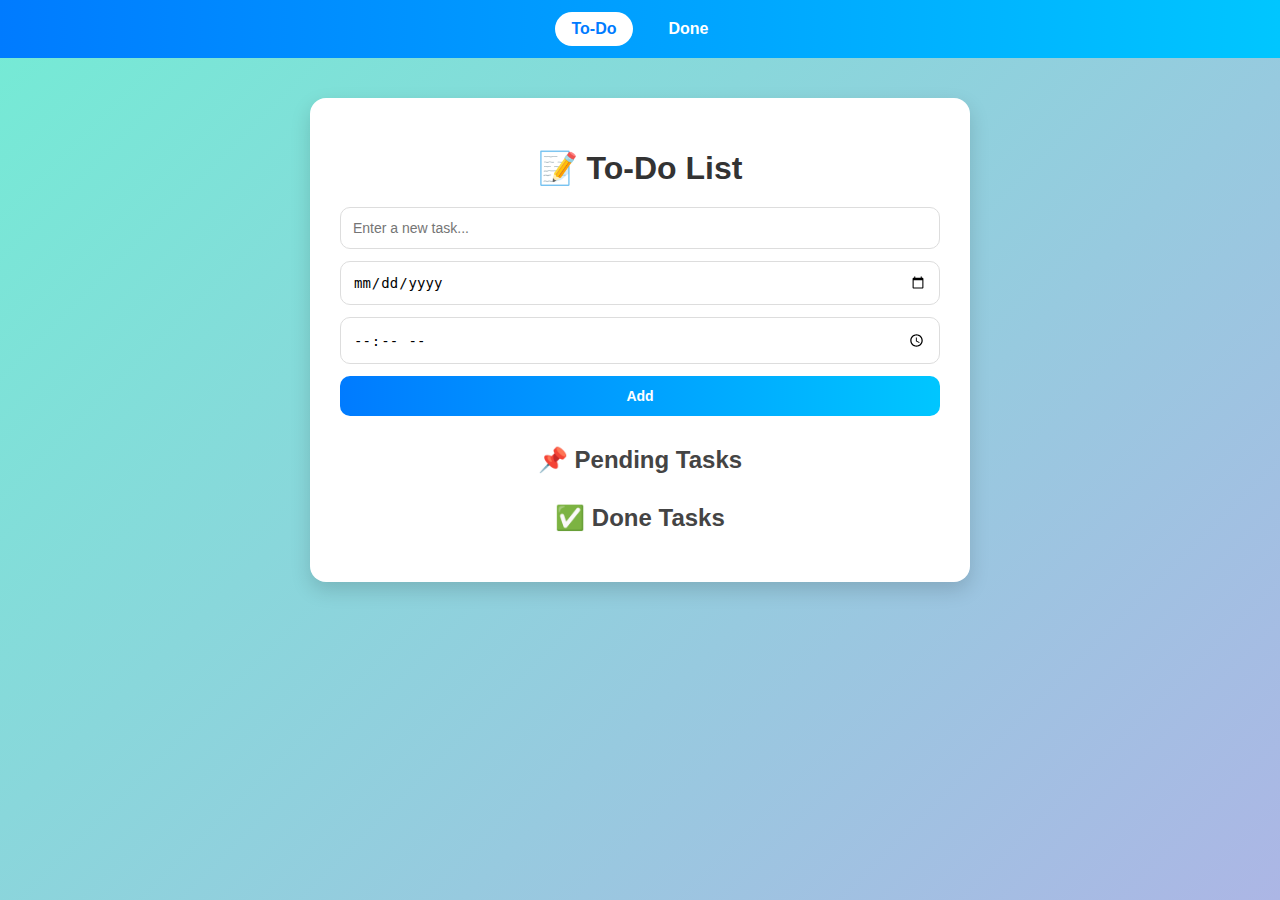
<file: index.html>
<!DOCTYPE html>
<html lang="en">

<head>
    <meta charset="UTF-8">
    <title>To-Do Website with Deadlines</title>
    <link rel="stylesheet" href="style.css">
</head>

<body>
    <!-- Navbar -->
    <nav class="navbar">
        <a href="index.html" class="active">To-Do</a>
        <a href="done.html">Done</a>
    </nav>

    <div class="container">
        <h1>📝 To-Do List</h1>

        <!-- Input box with deadline -->
        <div class="input-box">
            <input type="text" id="taskInput" placeholder="Enter a new task...">
            <input type="date" id="taskDate">
            <input type="time" id="taskTime">
            <button onclick="addTask()">Add</button>
        </div>

        <!-- To-Do Tasks -->
        <h2>📌 Pending Tasks</h2>
        <ul id="taskList"></ul>

        <!-- Done Tasks -->
        <h2>✅ Done Tasks</h2>
        <ul id="doneList"></ul>
    </div>

    <script src="script.js"></script>
</body>

</html>
</file>
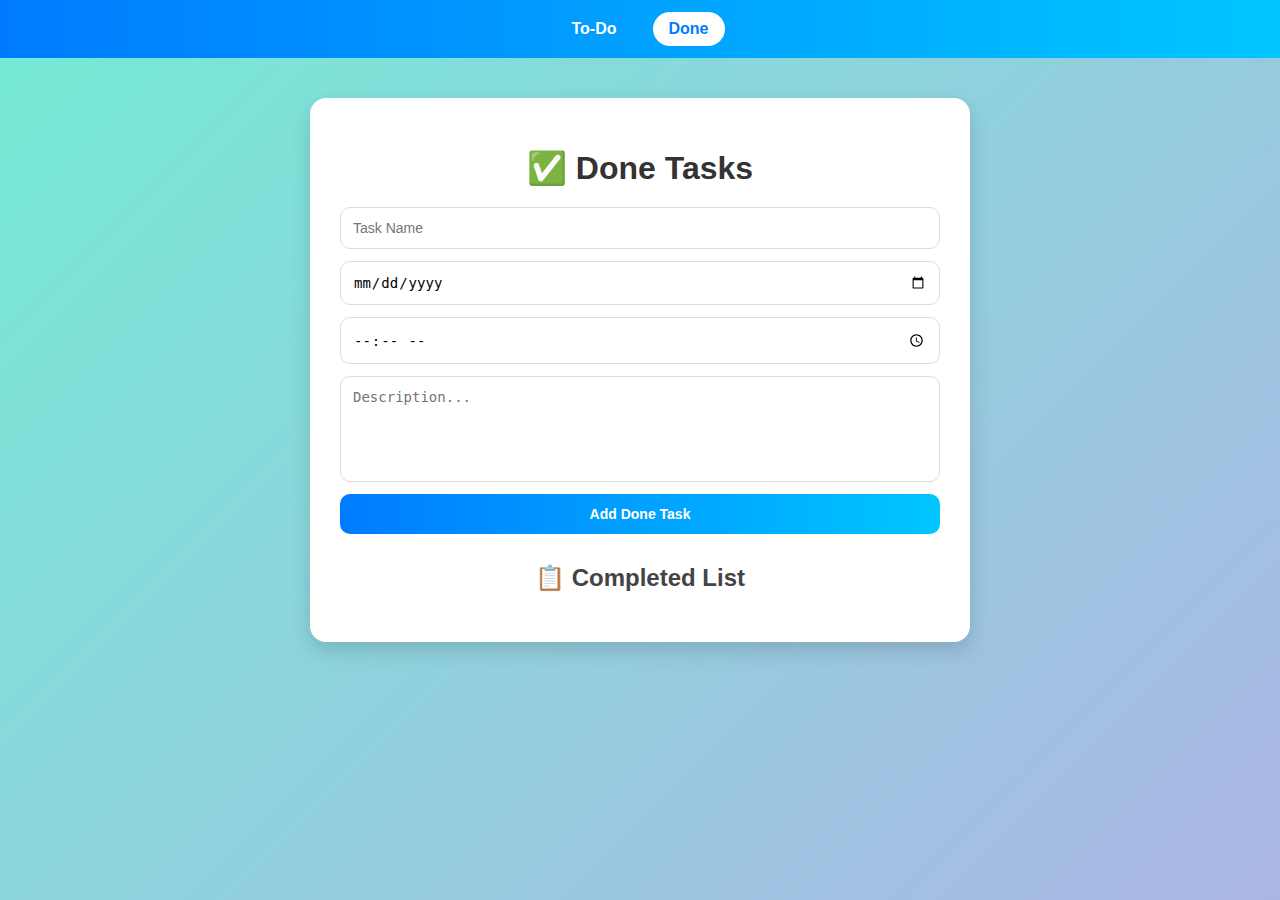
<file: done.html>
<!DOCTYPE html>
<html lang="en">

<head>
    <meta charset="UTF-8">
    <title>Done Tasks</title>
    <link rel="stylesheet" href="style.css">
</head>

<body>
    <!-- Navbar -->
    <nav class="navbar">
        <a href="index.html">To-Do</a>
        <a href="done.html" class="active">Done</a>
    </nav>

    <div class="container">
        <h1>✅ Done Tasks</h1>

        <!-- Form to add detailed done task -->
        <div class="done-form">
            <input type="text" id="doneName" placeholder="Task Name">
            <input type="date" id="doneDate">
            <input type="time" id="doneTime">
            <textarea id="doneDesc" placeholder="Description..."></textarea>
            <button onclick="addDoneTask()">Add Done Task</button>
        </div>

        <!-- List of completed tasks -->
        <h2>📋 Completed List</h2>
        <ul id="doneList"></ul>
    </div>

    <script src="done.js"></script>
</body>

</html>
</file>
<file: style.css>
/* General */

body {
    font-family: "Poppins", sans-serif;
    background: linear-gradient(135deg, #74ebd5 0%, #ACB6E5 100%);
    margin: 0;
    padding: 0;
    display: flex;
    flex-direction: column;
    min-height: 100vh;
}


/* Navbar */

.navbar {
    display: flex;
    background: linear-gradient(90deg, #007bff, #00c6ff);
    padding: 12px;
    justify-content: center;
    gap: 20px;
    position: sticky;
    top: 0;
    z-index: 10;
}

.navbar a {
    color: white;
    font-weight: 600;
    padding: 8px 16px;
    text-decoration: none;
    border-radius: 20px;
    transition: all 0.3s ease;
}

.navbar a:hover {
    background: rgba(255, 255, 255, 0.2);
}

.navbar a.active {
    background: white;
    color: #007bff;
}


/* Container Card */

.container {
    background: white;
    margin: 40px auto;
    padding: 30px;
    border-radius: 16px;
    box-shadow: 0 8px 20px rgba(0, 0, 0, 0.15);
    width: 90%;
    max-width: 600px;
    text-align: center;
    animation: fadeIn 0.6s ease-in-out;
}


/* Headings */

h1 {
    margin-bottom: 20px;
    color: #333;
}

h2 {
    margin-top: 30px;
    color: #444;
}


/* Input sections */

.input-box,
.done-form {
    display: flex;
    flex-direction: column;
    gap: 12px;
    margin-bottom: 20px;
}

input,
textarea {
    padding: 12px;
    border: 1px solid #ddd;
    border-radius: 10px;
    font-size: 14px;
    transition: 0.3s;
}

input:focus,
textarea:focus {
    border-color: #007bff;
    box-shadow: 0 0 6px rgba(0, 123, 255, 0.4);
    outline: none;
}

textarea {
    resize: none;
    height: 80px;
}


/* Buttons */

button {
    padding: 12px;
    border: none;
    border-radius: 10px;
    background: linear-gradient(90deg, #007bff, #00c6ff);
    color: white;
    font-size: 14px;
    font-weight: 600;
    cursor: pointer;
    transition: all 0.3s;
}

button:hover {
    transform: scale(1.05);
    background: linear-gradient(90deg, #0056b3, #0099cc);
}


/* Task List */

ul {
    list-style: none;
    padding: 0;
}

li {
    background: #f9f9f9;
    margin: 10px 0;
    padding: 14px;
    border-radius: 12px;
    text-align: left;
    box-shadow: 0 2px 6px rgba(0, 0, 0, 0.1);
    transition: transform 0.2s;
}

li:hover {
    transform: scale(1.02);
}

li.completed {
    text-decoration: line-through;
    background: #d4edda;
    color: #155724;
}


/* Animation */

@keyframes fadeIn {
    from {
        opacity: 0;
        transform: translateY(20px);
    }
    to {
        opacity: 1;
        transform: translateY(0);
    }
}
</file>
